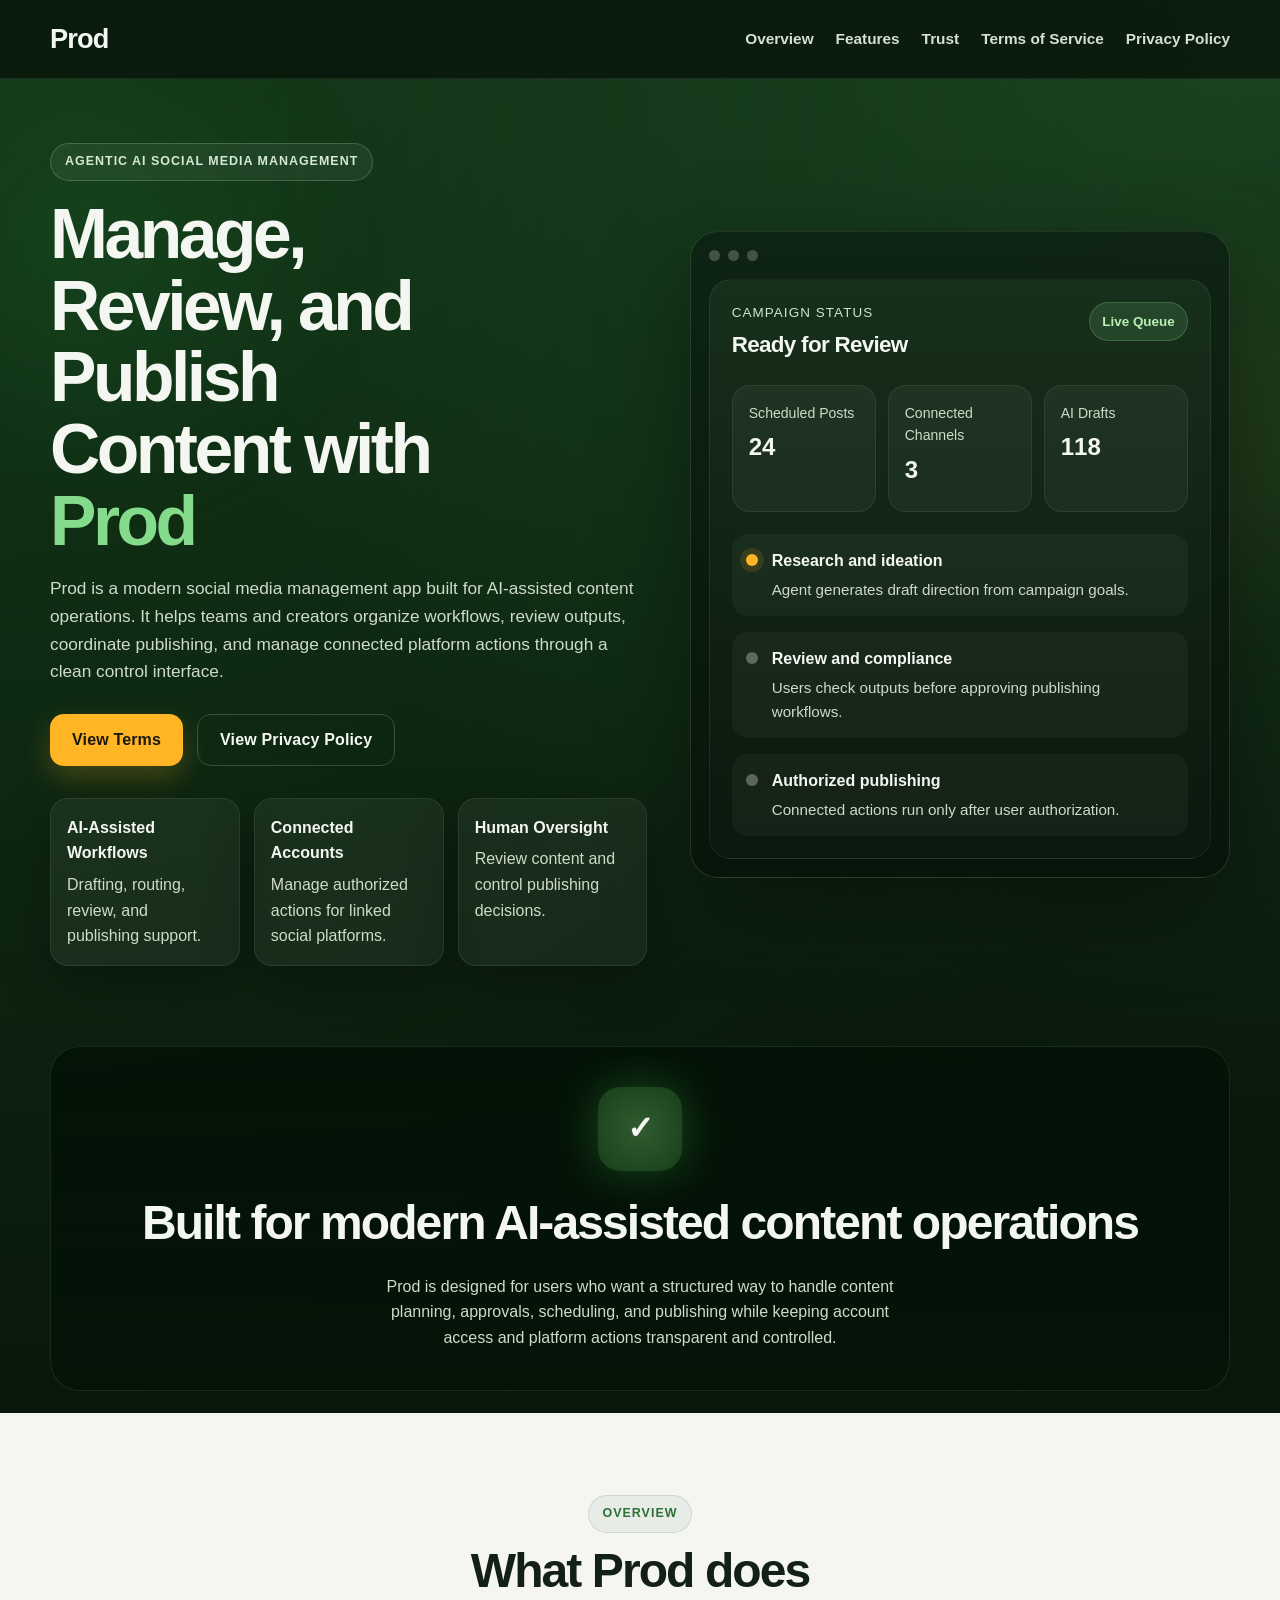
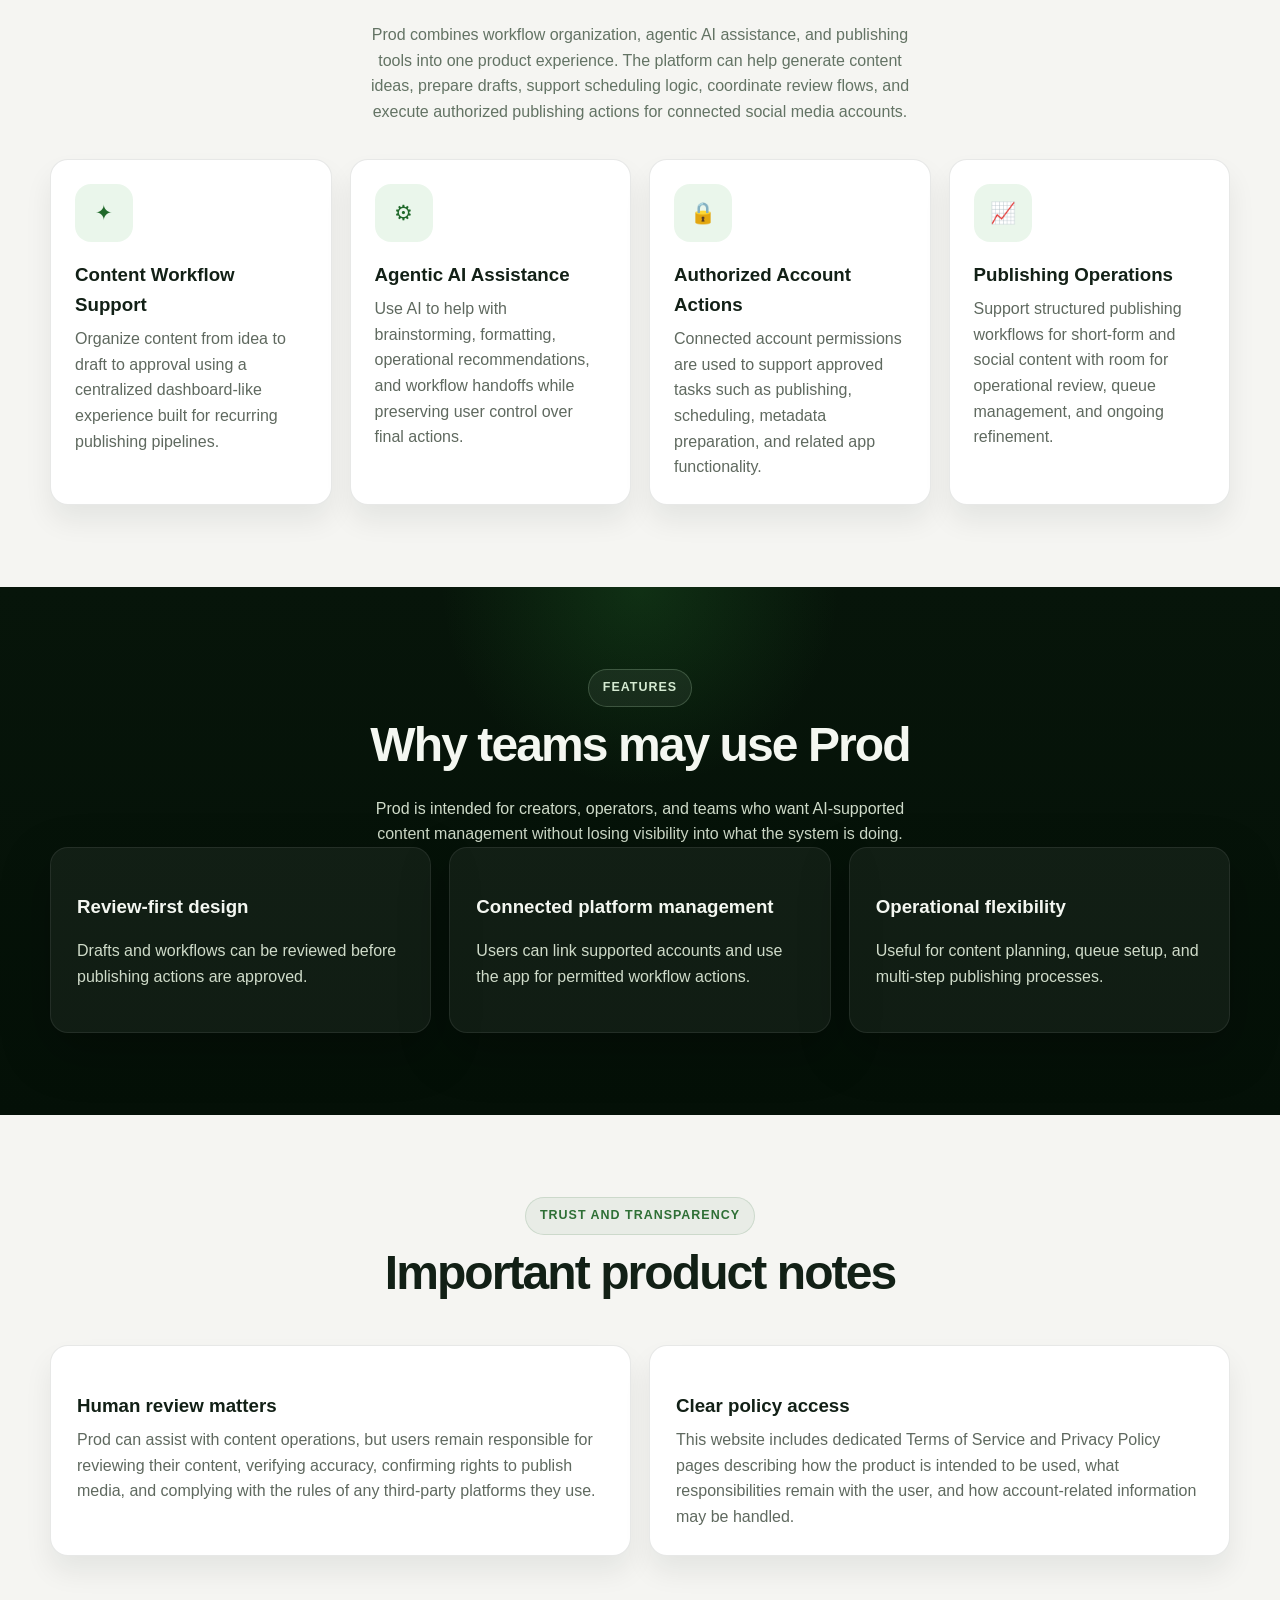
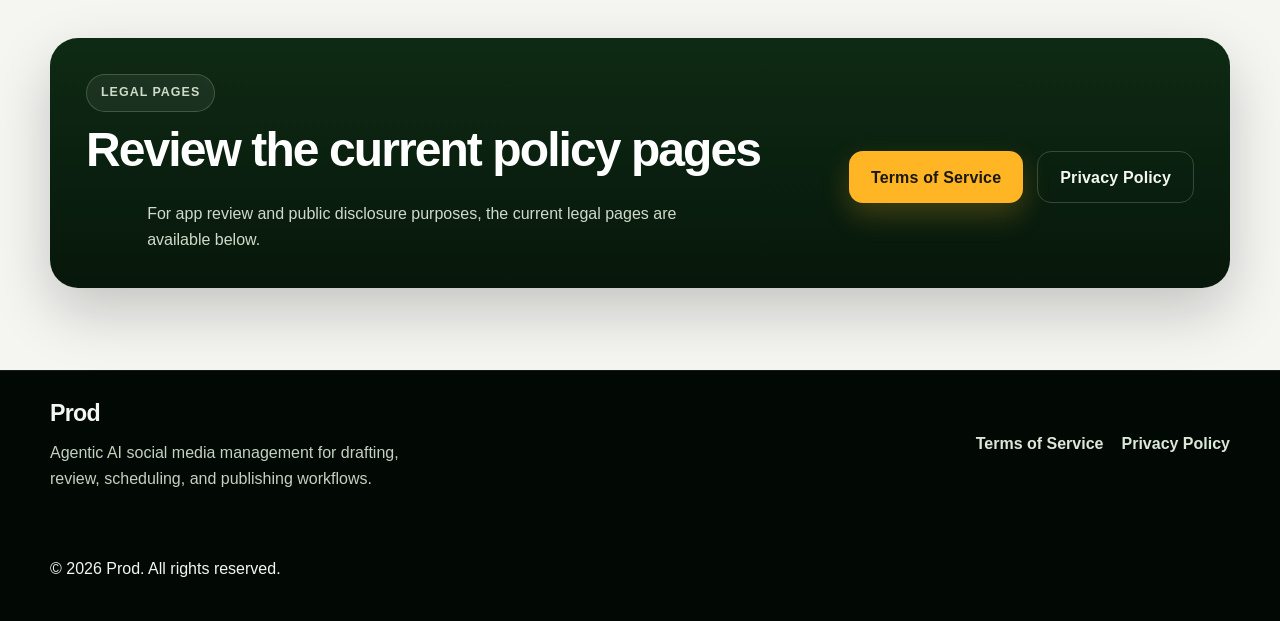
<file: index.html>
<!DOCTYPE html>
<html lang="en">
<head>
  <meta charset="UTF-8" />
  <meta name="viewport" content="width=device-width, initial-scale=1.0" />
  <title>Prod | Agentic AI Social Media Management</title>
  <meta
    name="description"
    content="Prod is an agentic AI social media management app for drafting, scheduling, reviewing, and publishing content across connected platforms."
  />
  <meta name="theme-color" content="#0a1b0d" />
  <link rel="stylesheet" href="style.css" />
</head>
<body>
  <div class="bg-orb orb-1" aria-hidden="true"></div>
  <div class="bg-orb orb-2" aria-hidden="true"></div>

  <header class="site-header">
    <div class="container nav-wrap">
      <a class="brand" href="index.html" aria-label="Prod home">Prod</a>

      <button
        class="menu-toggle"
        type="button"
        aria-label="Toggle navigation"
        aria-controls="site-nav"
        aria-expanded="false"
      >
        &#9776;
      </button>

      <nav class="main-nav" id="site-nav">
        <a href="#overview">Overview</a>
        <a href="#features">Features</a>
        <a href="#trust">Trust</a>
        <a href="terms-and-service.html">Terms of Service</a>
        <a href="privacy-policy.html">Privacy Policy</a>
      </nav>
    </div>
  </header>

  <main>
    <section class="hero">
      <div class="container hero-grid">
        <div class="hero-copy">
          <p class="eyebrow">AGENTIC AI SOCIAL MEDIA MANAGEMENT</p>
          <h1>Manage, Review, and Publish Content with <span>Prod</span></h1>
          <p class="lead">
            Prod is a modern social media management app built for AI-assisted content operations.
            It helps teams and creators organize workflows, review outputs, coordinate publishing,
            and manage connected platform actions through a clean control interface.
          </p>

          <div class="hero-actions">
            <a class="btn btn-primary" href="terms-and-service.html">View Terms</a>
            <a class="btn btn-secondary" href="privacy-policy.html">View Privacy Policy</a>
          </div>

          <div class="hero-mini-grid">
            <article class="mini-card">
              <strong>AI-Assisted Workflows</strong>
              <span>Drafting, routing, review, and publishing support.</span>
            </article>
            <article class="mini-card">
              <strong>Connected Accounts</strong>
              <span>Manage authorized actions for linked social platforms.</span>
            </article>
            <article class="mini-card">
              <strong>Human Oversight</strong>
              <span>Review content and control publishing decisions.</span>
            </article>
          </div>
        </div>

        <div class="hero-panel">
          <div class="panel-window">
            <div class="panel-top" aria-hidden="true">
              <span></span>
              <span></span>
              <span></span>
            </div>

            <section class="workflow-card" aria-label="Product workflow preview">
              <div class="workflow-head">
                <div>
                  <p class="label">Campaign Status</p>
                  <h2>Ready for Review</h2>
                </div>
                <p class="status-pill">Live Queue</p>
              </div>

              <div class="metric-row">
                <article class="metric-card">
                  <p>Scheduled Posts</p>
                  <strong>24</strong>
                </article>
                <article class="metric-card">
                  <p>Connected Channels</p>
                  <strong>3</strong>
                </article>
                <article class="metric-card">
                  <p>AI Drafts</p>
                  <strong>118</strong>
                </article>
              </div>

              <div class="timeline">
                <article class="timeline-item active">
                  <span class="dot" aria-hidden="true"></span>
                  <div>
                    <strong>Research and ideation</strong>
                    <p>Agent generates draft direction from campaign goals.</p>
                  </div>
                </article>
                <article class="timeline-item">
                  <span class="dot" aria-hidden="true"></span>
                  <div>
                    <strong>Review and compliance</strong>
                    <p>Users check outputs before approving publishing workflows.</p>
                  </div>
                </article>
                <article class="timeline-item">
                  <span class="dot" aria-hidden="true"></span>
                  <div>
                    <strong>Authorized publishing</strong>
                    <p>Connected actions run only after user authorization.</p>
                  </div>
                </article>
              </div>
            </section>
          </div>
        </div>
      </div>
    </section>

    <section class="trust-band">
      <div class="container trust-band-inner">
        <div class="badge-glow" aria-hidden="true">&#10003;</div>
        <h2>Built for modern AI-assisted content operations</h2>
        <p>
          Prod is designed for users who want a structured way to handle content planning,
          approvals, scheduling, and publishing while keeping account access and platform
          actions transparent and controlled.
        </p>
      </div>
    </section>

    <section id="overview" class="section light-section">
      <div class="container narrow center-text">
        <p class="section-kicker">OVERVIEW</p>
        <h2>What Prod does</h2>
        <p class="section-copy">
          Prod combines workflow organization, agentic AI assistance, and publishing tools into
          one product experience. The platform can help generate content ideas, prepare drafts,
          support scheduling logic, coordinate review flows, and execute authorized publishing
          actions for connected social media accounts.
        </p>
      </div>

      <div class="container feature-grid top-gap">
        <article class="feature-card">
          <div class="icon-wrap" aria-hidden="true">&#10022;</div>
          <h3>Content Workflow Support</h3>
          <p>
            Organize content from idea to draft to approval using a centralized dashboard-like
            experience built for recurring publishing pipelines.
          </p>
        </article>

        <article class="feature-card">
          <div class="icon-wrap" aria-hidden="true">&#9881;</div>
          <h3>Agentic AI Assistance</h3>
          <p>
            Use AI to help with brainstorming, formatting, operational recommendations, and
            workflow handoffs while preserving user control over final actions.
          </p>
        </article>

        <article class="feature-card">
          <div class="icon-wrap" aria-hidden="true">&#128274;</div>
          <h3>Authorized Account Actions</h3>
          <p>
            Connected account permissions are used to support approved tasks such as publishing,
            scheduling, metadata preparation, and related app functionality.
          </p>
        </article>

        <article class="feature-card">
          <div class="icon-wrap" aria-hidden="true">&#128200;</div>
          <h3>Publishing Operations</h3>
          <p>
            Support structured publishing workflows for short-form and social content with room
            for operational review, queue management, and ongoing refinement.
          </p>
        </article>
      </div>
    </section>

    <section id="features" class="section dark-section">
      <div class="container narrow center-text">
        <p class="section-kicker">FEATURES</p>
        <h2>Why teams may use Prod</h2>
        <p class="section-copy section-copy-light">
          Prod is intended for creators, operators, and teams who want AI-supported content
          management without losing visibility into what the system is doing.
        </p>
      </div>

      <div class="container card-row">
        <article class="info-card">
          <h3>Review-first design</h3>
          <p>Drafts and workflows can be reviewed before publishing actions are approved.</p>
        </article>
        <article class="info-card">
          <h3>Connected platform management</h3>
          <p>Users can link supported accounts and use the app for permitted workflow actions.</p>
        </article>
        <article class="info-card">
          <h3>Operational flexibility</h3>
          <p>Useful for content planning, queue setup, and multi-step publishing processes.</p>
        </article>
      </div>
    </section>

    <section id="trust" class="section light-section">
      <div class="container narrow center-text">
        <p class="section-kicker">TRUST AND TRANSPARENCY</p>
        <h2>Important product notes</h2>
      </div>

      <div class="container split-grid top-gap">
        <article class="copy-box">
          <h3>Human review matters</h3>
          <p>
            Prod can assist with content operations, but users remain responsible for reviewing
            their content, verifying accuracy, confirming rights to publish media, and complying
            with the rules of any third-party platforms they use.
          </p>
        </article>

        <article class="copy-box">
          <h3>Clear policy access</h3>
          <p>
            This website includes dedicated Terms of Service and Privacy Policy pages describing
            how the product is intended to be used, what responsibilities remain with the user,
            and how account-related information may be handled.
          </p>
        </article>
      </div>
    </section>

    <section class="section footer-cta">
      <div class="container cta-box">
        <div>
          <p class="section-kicker">LEGAL PAGES</p>
          <h2>Review the current policy pages</h2>
          <p>
            For app review and public disclosure purposes, the current legal pages are available below.
          </p>
        </div>
        <div class="cta-actions">
          <a class="btn btn-primary" href="terms-and-service.html">Terms of Service</a>
          <a class="btn btn-secondary" href="privacy-policy.html">Privacy Policy</a>
        </div>
      </div>
    </section>
  </main>

  <footer class="site-footer">
    <div class="container footer-inner">
      <div>
        <a class="brand footer-brand" href="index.html">Prod</a>
        <p class="footer-copy">
          Agentic AI social media management for drafting, review, scheduling, and publishing workflows.
        </p>
      </div>

      <div class="footer-links">
        <a href="terms-and-service.html">Terms of Service</a>
        <a href="privacy-policy.html">Privacy Policy</a>
      </div>
    </div>

    <div class="container footer-bottom">
      <p>&copy; <span id="year"></span> Prod. All rights reserved.</p>
    </div>
  </footer>

  <script src="script.js"></script>
</body>
</html>
</file>
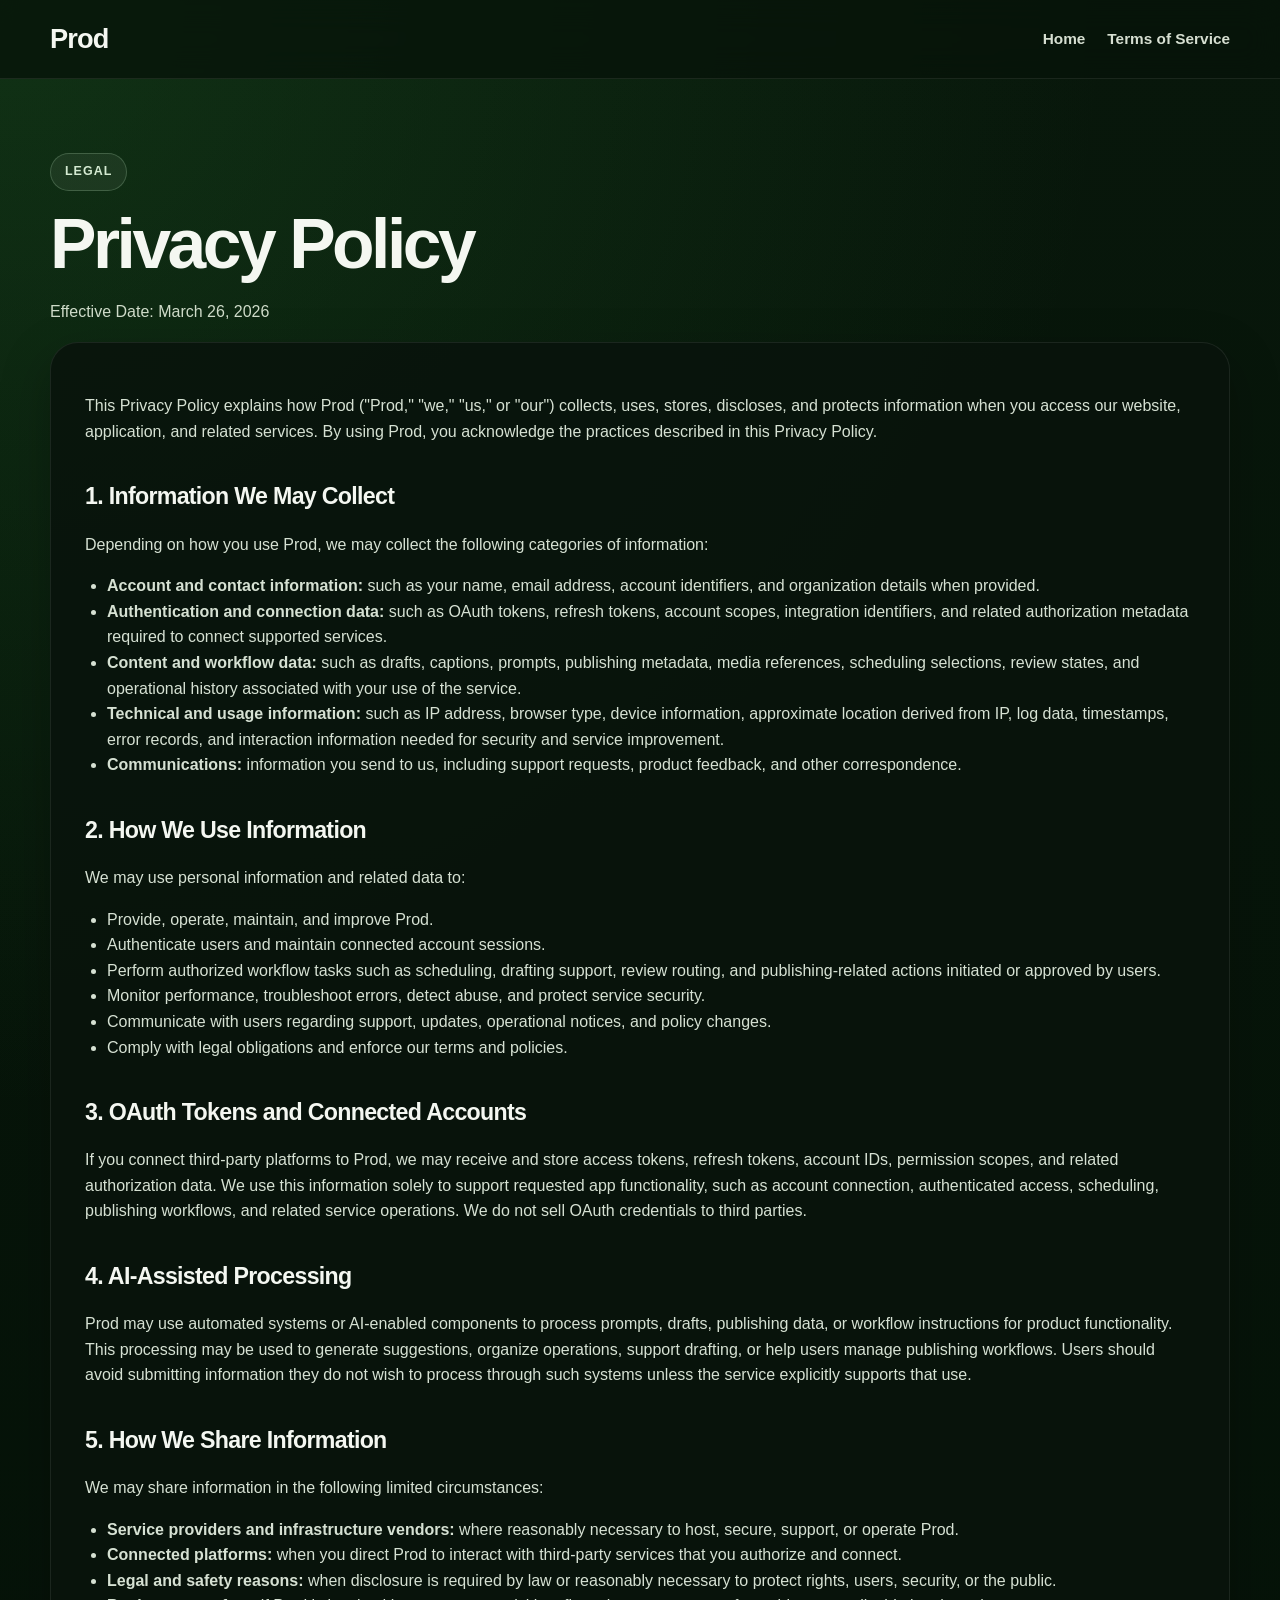
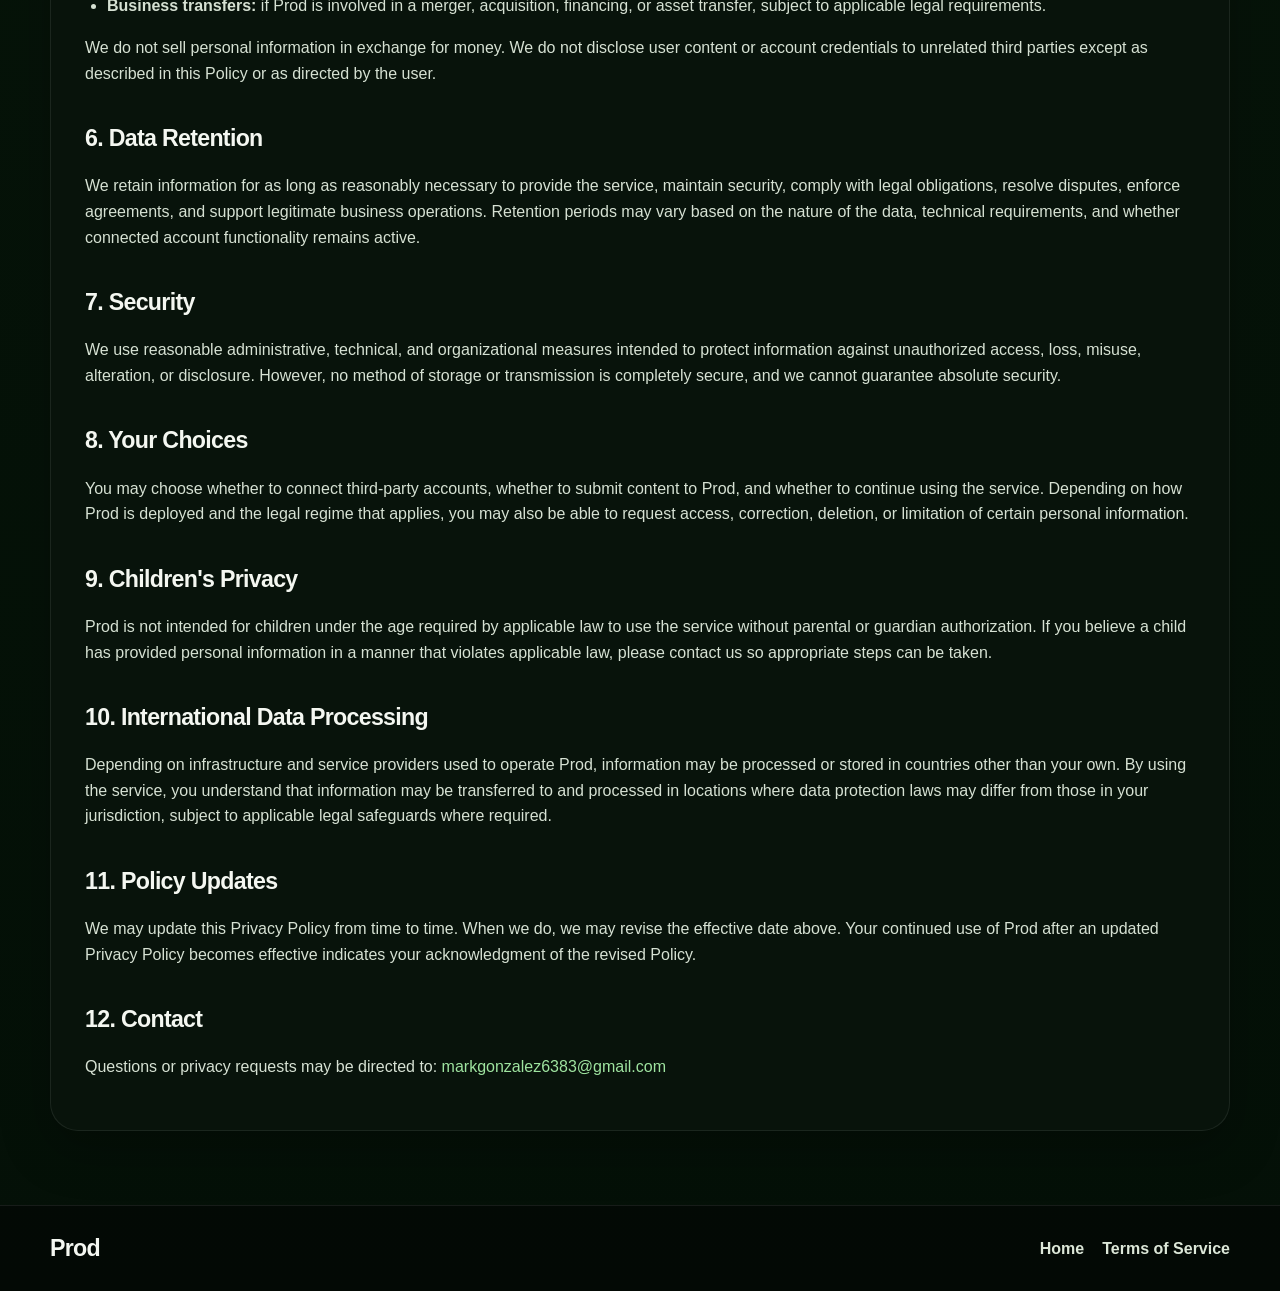
<file: privacy-policy.html>
<!DOCTYPE html>
<html lang="en">
<head>
  <meta charset="UTF-8" />
  <meta name="viewport" content="width=device-width, initial-scale=1.0" />
  <title>Prod | Privacy Policy</title>
  <meta name="description" content="Privacy Policy for Prod." />
  <link rel="stylesheet" href="style.css" />
</head>
<body class="legal-page">
  <header class="site-header">
    <div class="container nav-wrap">
      <a class="brand" href="index.html" aria-label="Prod home">Prod</a>
      <nav class="main-nav legal-nav" aria-label="Legal page navigation">
        <a href="index.html">Home</a>
        <a href="terms-and-service.html">Terms of Service</a>
      </nav>
    </div>
  </header>

  <main class="legal-main">
    <section class="legal-hero">
      <div class="container">
        <p class="section-kicker">LEGAL</p>
        <h1>Privacy Policy</h1>
        <p class="legal-subtitle">Effective Date: March 26, 2026</p>
      </div>
    </section>

    <article class="container legal-card">
      <p>
        This Privacy Policy explains how Prod ("Prod," "we," "us," or "our") collects, uses,
        stores, discloses, and protects information when you access our website, application, and
        related services. By using Prod, you acknowledge the practices described in this Privacy
        Policy.
      </p>

      <h2>1. Information We May Collect</h2>
      <p>Depending on how you use Prod, we may collect the following categories of information:</p>
      <ul>
        <li>
          <strong>Account and contact information:</strong> such as your name, email address,
          account identifiers, and organization details when provided.
        </li>
        <li>
          <strong>Authentication and connection data:</strong> such as OAuth tokens, refresh
          tokens, account scopes, integration identifiers, and related authorization metadata
          required to connect supported services.
        </li>
        <li>
          <strong>Content and workflow data:</strong> such as drafts, captions, prompts,
          publishing metadata, media references, scheduling selections, review states, and
          operational history associated with your use of the service.
        </li>
        <li>
          <strong>Technical and usage information:</strong> such as IP address, browser type,
          device information, approximate location derived from IP, log data, timestamps, error
          records, and interaction information needed for security and service improvement.
        </li>
        <li>
          <strong>Communications:</strong> information you send to us, including support requests,
          product feedback, and other correspondence.
        </li>
      </ul>

      <h2>2. How We Use Information</h2>
      <p>We may use personal information and related data to:</p>
      <ul>
        <li>Provide, operate, maintain, and improve Prod.</li>
        <li>Authenticate users and maintain connected account sessions.</li>
        <li>
          Perform authorized workflow tasks such as scheduling, drafting support, review routing,
          and publishing-related actions initiated or approved by users.
        </li>
        <li>Monitor performance, troubleshoot errors, detect abuse, and protect service security.</li>
        <li>
          Communicate with users regarding support, updates, operational notices, and policy
          changes.
        </li>
        <li>Comply with legal obligations and enforce our terms and policies.</li>
      </ul>

      <h2>3. OAuth Tokens and Connected Accounts</h2>
      <p>
        If you connect third-party platforms to Prod, we may receive and store access tokens,
        refresh tokens, account IDs, permission scopes, and related authorization data. We use
        this information solely to support requested app functionality, such as account connection,
        authenticated access, scheduling, publishing workflows, and related service operations. We
        do not sell OAuth credentials to third parties.
      </p>

      <h2>4. AI-Assisted Processing</h2>
      <p>
        Prod may use automated systems or AI-enabled components to process prompts, drafts,
        publishing data, or workflow instructions for product functionality. This processing may be
        used to generate suggestions, organize operations, support drafting, or help users manage
        publishing workflows. Users should avoid submitting information they do not wish to process
        through such systems unless the service explicitly supports that use.
      </p>

      <h2>5. How We Share Information</h2>
      <p>We may share information in the following limited circumstances:</p>
      <ul>
        <li>
          <strong>Service providers and infrastructure vendors:</strong> where reasonably necessary
          to host, secure, support, or operate Prod.
        </li>
        <li>
          <strong>Connected platforms:</strong> when you direct Prod to interact with third-party
          services that you authorize and connect.
        </li>
        <li>
          <strong>Legal and safety reasons:</strong> when disclosure is required by law or
          reasonably necessary to protect rights, users, security, or the public.
        </li>
        <li>
          <strong>Business transfers:</strong> if Prod is involved in a merger, acquisition,
          financing, or asset transfer, subject to applicable legal requirements.
        </li>
      </ul>
      <p>
        We do not sell personal information in exchange for money. We do not disclose user content
        or account credentials to unrelated third parties except as described in this Policy or as
        directed by the user.
      </p>

      <h2>6. Data Retention</h2>
      <p>
        We retain information for as long as reasonably necessary to provide the service, maintain
        security, comply with legal obligations, resolve disputes, enforce agreements, and support
        legitimate business operations. Retention periods may vary based on the nature of the data,
        technical requirements, and whether connected account functionality remains active.
      </p>

      <h2>7. Security</h2>
      <p>
        We use reasonable administrative, technical, and organizational measures intended to
        protect information against unauthorized access, loss, misuse, alteration, or disclosure.
        However, no method of storage or transmission is completely secure, and we cannot guarantee
        absolute security.
      </p>

      <h2>8. Your Choices</h2>
      <p>
        You may choose whether to connect third-party accounts, whether to submit content to Prod,
        and whether to continue using the service. Depending on how Prod is deployed and the legal
        regime that applies, you may also be able to request access, correction, deletion, or
        limitation of certain personal information.
      </p>

      <h2>9. Children's Privacy</h2>
      <p>
        Prod is not intended for children under the age required by applicable law to use the
        service without parental or guardian authorization. If you believe a child has provided
        personal information in a manner that violates applicable law, please contact us so
        appropriate steps can be taken.
      </p>

      <h2>10. International Data Processing</h2>
      <p>
        Depending on infrastructure and service providers used to operate Prod, information may be
        processed or stored in countries other than your own. By using the service, you understand
        that information may be transferred to and processed in locations where data protection
        laws may differ from those in your jurisdiction, subject to applicable legal safeguards
        where required.
      </p>

      <h2>11. Policy Updates</h2>
      <p>
        We may update this Privacy Policy from time to time. When we do, we may revise the
        effective date above. Your continued use of Prod after an updated Privacy Policy becomes
        effective indicates your acknowledgment of the revised Policy.
      </p>

      <h2>12. Contact</h2>
      <p>
        Questions or privacy requests may be directed to:
        <a href="mailto:support@prod-app.example">markgonzalez6383@gmail.com</a>
      </p>
    </article>
  </main>

  <footer class="site-footer legal-footer">
    <div class="container footer-inner">
      <a class="brand footer-brand" href="index.html">Prod</a>
      <div class="footer-links">
        <a href="index.html">Home</a>
        <a href="terms-and-service.html">Terms of Service</a>
      </div>
    </div>
  </footer>

  <script src="script.js"></script>
</body>
</html>
</file>
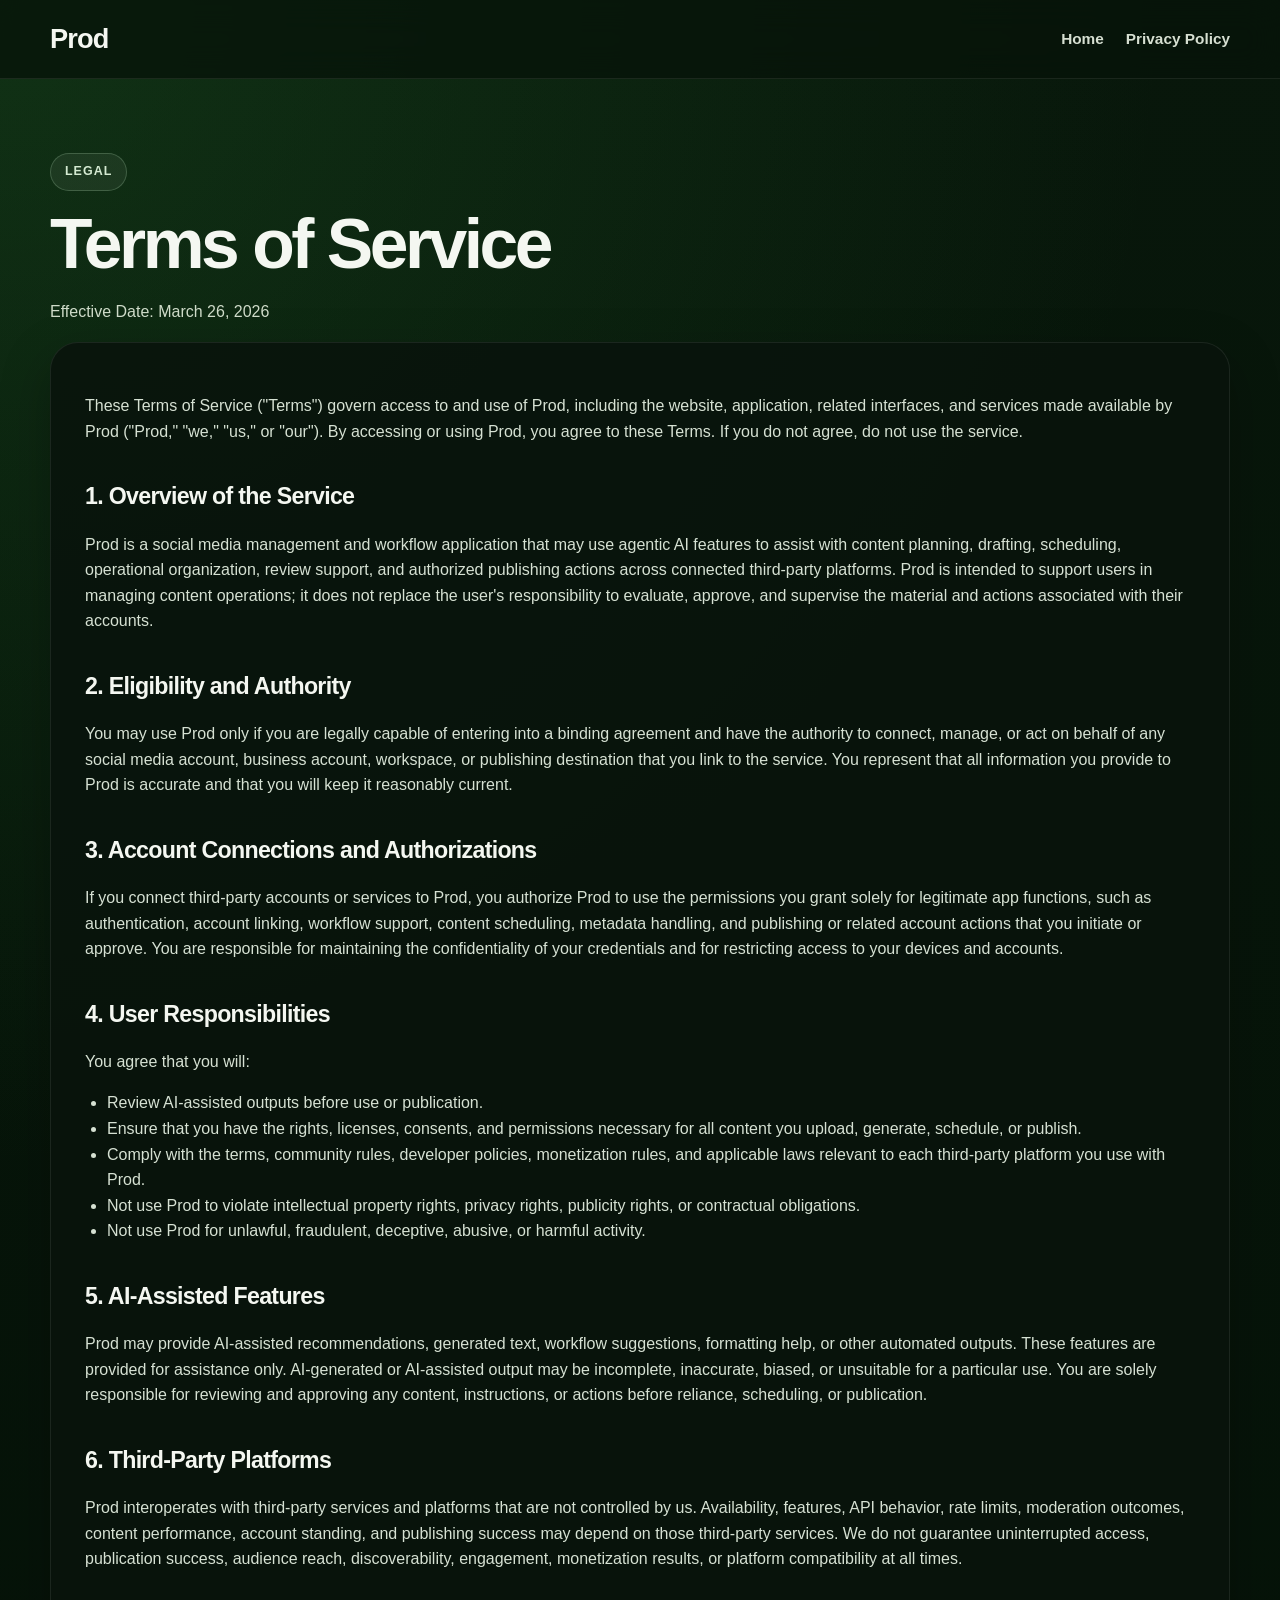
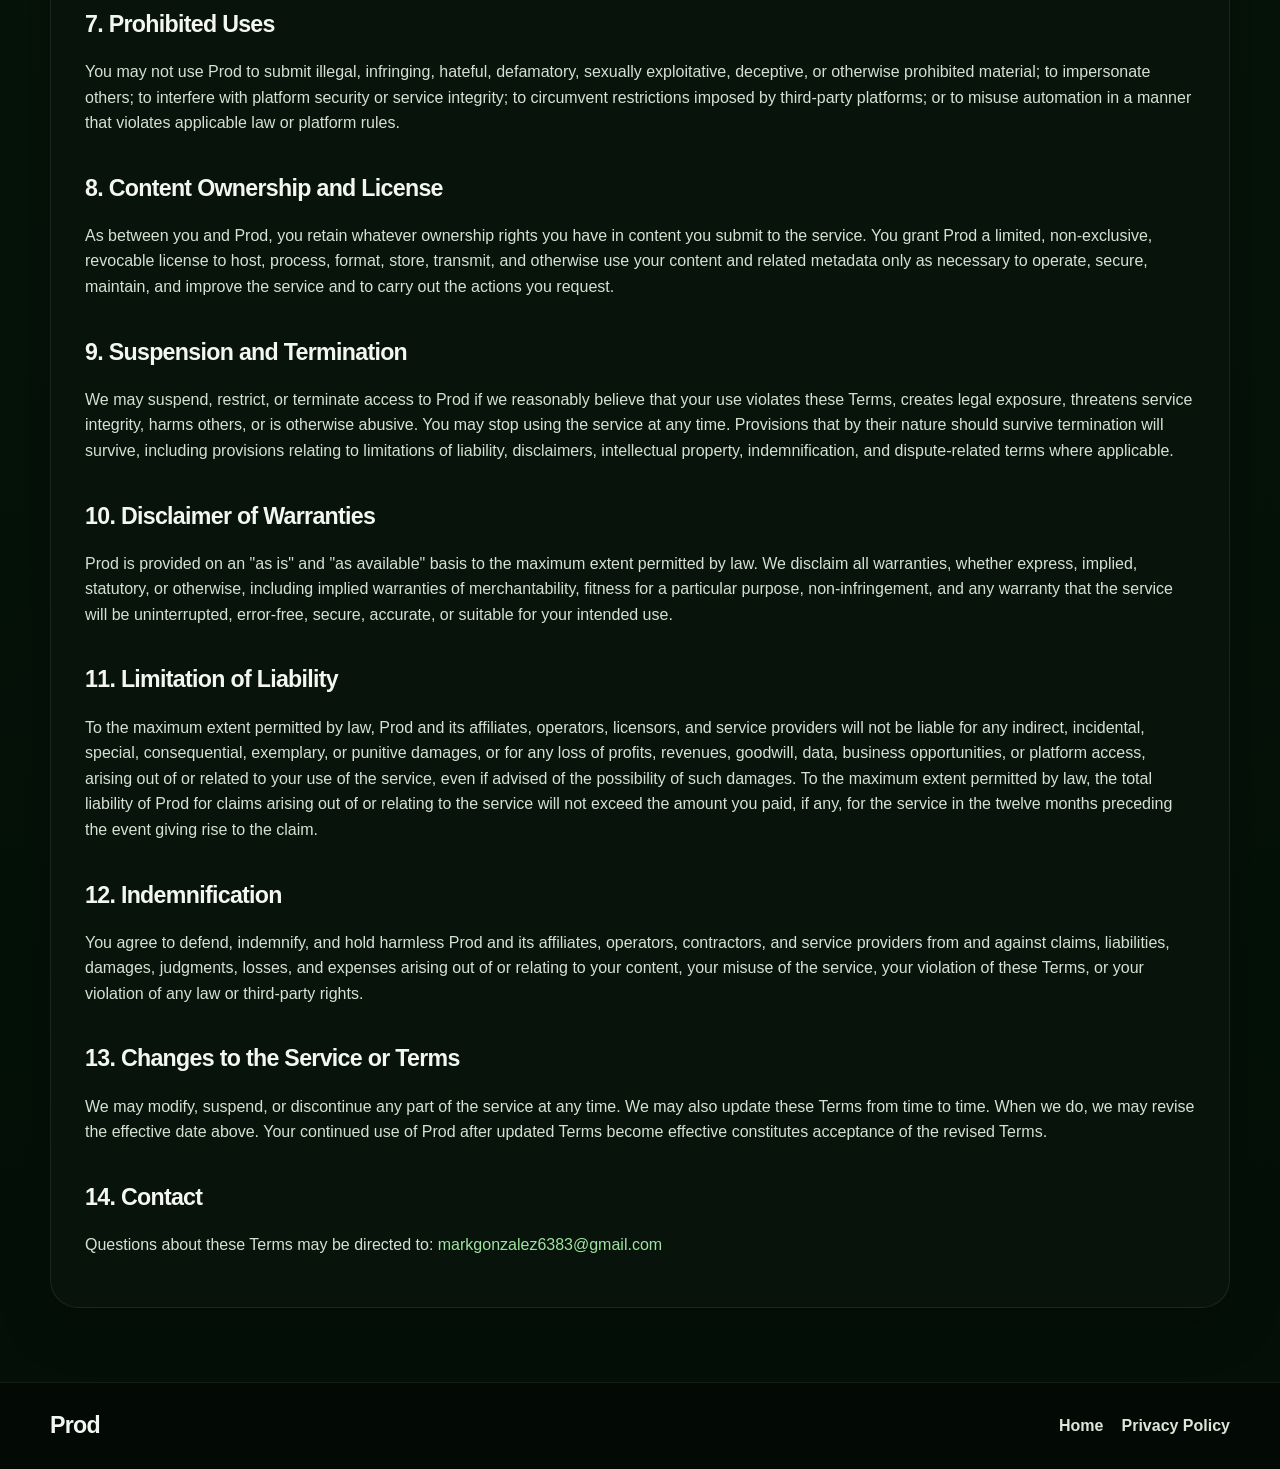
<file: terms-and-service.html>
<!DOCTYPE html>
<html lang="en">
<head>
  <meta charset="UTF-8" />
  <meta name="viewport" content="width=device-width, initial-scale=1.0" />
  <title>Prod | Terms of Service</title>
  <meta name="description" content="Terms of Service for Prod." />
  <link rel="stylesheet" href="style.css" />
</head>
<body class="legal-page">
  <header class="site-header">
    <div class="container nav-wrap">
      <a class="brand" href="index.html" aria-label="Prod home">Prod</a>
      <nav class="main-nav legal-nav" aria-label="Legal page navigation">
        <a href="index.html">Home</a>
        <a href="privacy-policy.html">Privacy Policy</a>
      </nav>
    </div>
  </header>

  <main class="legal-main">
    <section class="legal-hero">
      <div class="container">
        <p class="section-kicker">LEGAL</p>
        <h1>Terms of Service</h1>
        <p class="legal-subtitle">Effective Date: March 26, 2026</p>
      </div>
    </section>

    <article class="container legal-card">
      <p>
        These Terms of Service ("Terms") govern access to and use of Prod, including the website,
        application, related interfaces, and services made available by Prod ("Prod," "we," "us,"
        or "our"). By accessing or using Prod, you agree to these Terms. If you do not agree, do
        not use the service.
      </p>

      <h2>1. Overview of the Service</h2>
      <p>
        Prod is a social media management and workflow application that may use agentic AI features
        to assist with content planning, drafting, scheduling, operational organization, review
        support, and authorized publishing actions across connected third-party platforms. Prod is
        intended to support users in managing content operations; it does not replace the user's
        responsibility to evaluate, approve, and supervise the material and actions associated with
        their accounts.
      </p>

      <h2>2. Eligibility and Authority</h2>
      <p>
        You may use Prod only if you are legally capable of entering into a binding agreement and
        have the authority to connect, manage, or act on behalf of any social media account,
        business account, workspace, or publishing destination that you link to the service. You
        represent that all information you provide to Prod is accurate and that you will keep it
        reasonably current.
      </p>

      <h2>3. Account Connections and Authorizations</h2>
      <p>
        If you connect third-party accounts or services to Prod, you authorize Prod to use the
        permissions you grant solely for legitimate app functions, such as authentication, account
        linking, workflow support, content scheduling, metadata handling, and publishing or related
        account actions that you initiate or approve. You are responsible for maintaining the
        confidentiality of your credentials and for restricting access to your devices and accounts.
      </p>

      <h2>4. User Responsibilities</h2>
      <p>You agree that you will:</p>
      <ul>
        <li>Review AI-assisted outputs before use or publication.</li>
        <li>
          Ensure that you have the rights, licenses, consents, and permissions necessary for all
          content you upload, generate, schedule, or publish.
        </li>
        <li>
          Comply with the terms, community rules, developer policies, monetization rules, and
          applicable laws relevant to each third-party platform you use with Prod.
        </li>
        <li>
          Not use Prod to violate intellectual property rights, privacy rights, publicity rights,
          or contractual obligations.
        </li>
        <li>Not use Prod for unlawful, fraudulent, deceptive, abusive, or harmful activity.</li>
      </ul>

      <h2>5. AI-Assisted Features</h2>
      <p>
        Prod may provide AI-assisted recommendations, generated text, workflow suggestions,
        formatting help, or other automated outputs. These features are provided for assistance
        only. AI-generated or AI-assisted output may be incomplete, inaccurate, biased, or
        unsuitable for a particular use. You are solely responsible for reviewing and approving any
        content, instructions, or actions before reliance, scheduling, or publication.
      </p>

      <h2>6. Third-Party Platforms</h2>
      <p>
        Prod interoperates with third-party services and platforms that are not controlled by us.
        Availability, features, API behavior, rate limits, moderation outcomes, content
        performance, account standing, and publishing success may depend on those third-party
        services. We do not guarantee uninterrupted access, publication success, audience reach,
        discoverability, engagement, monetization results, or platform compatibility at all times.
      </p>

      <h2>7. Prohibited Uses</h2>
      <p>
        You may not use Prod to submit illegal, infringing, hateful, defamatory, sexually
        exploitative, deceptive, or otherwise prohibited material; to impersonate others; to
        interfere with platform security or service integrity; to circumvent restrictions imposed by
        third-party platforms; or to misuse automation in a manner that violates applicable law or
        platform rules.
      </p>

      <h2>8. Content Ownership and License</h2>
      <p>
        As between you and Prod, you retain whatever ownership rights you have in content you
        submit to the service. You grant Prod a limited, non-exclusive, revocable license to host,
        process, format, store, transmit, and otherwise use your content and related metadata only
        as necessary to operate, secure, maintain, and improve the service and to carry out the
        actions you request.
      </p>

      <h2>9. Suspension and Termination</h2>
      <p>
        We may suspend, restrict, or terminate access to Prod if we reasonably believe that your
        use violates these Terms, creates legal exposure, threatens service integrity, harms
        others, or is otherwise abusive. You may stop using the service at any time. Provisions
        that by their nature should survive termination will survive, including provisions relating
        to limitations of liability, disclaimers, intellectual property, indemnification, and
        dispute-related terms where applicable.
      </p>

      <h2>10. Disclaimer of Warranties</h2>
      <p>
        Prod is provided on an "as is" and "as available" basis to the maximum extent permitted by
        law. We disclaim all warranties, whether express, implied, statutory, or otherwise,
        including implied warranties of merchantability, fitness for a particular purpose,
        non-infringement, and any warranty that the service will be uninterrupted, error-free,
        secure, accurate, or suitable for your intended use.
      </p>

      <h2>11. Limitation of Liability</h2>
      <p>
        To the maximum extent permitted by law, Prod and its affiliates, operators, licensors, and
        service providers will not be liable for any indirect, incidental, special, consequential,
        exemplary, or punitive damages, or for any loss of profits, revenues, goodwill, data,
        business opportunities, or platform access, arising out of or related to your use of the
        service, even if advised of the possibility of such damages. To the maximum extent
        permitted by law, the total liability of Prod for claims arising out of or relating to the
        service will not exceed the amount you paid, if any, for the service in the twelve months
        preceding the event giving rise to the claim.
      </p>

      <h2>12. Indemnification</h2>
      <p>
        You agree to defend, indemnify, and hold harmless Prod and its affiliates, operators,
        contractors, and service providers from and against claims, liabilities, damages,
        judgments, losses, and expenses arising out of or relating to your content, your misuse of
        the service, your violation of these Terms, or your violation of any law or third-party
        rights.
      </p>

      <h2>13. Changes to the Service or Terms</h2>
      <p>
        We may modify, suspend, or discontinue any part of the service at any time. We may also
        update these Terms from time to time. When we do, we may revise the effective date above.
        Your continued use of Prod after updated Terms become effective constitutes acceptance of
        the revised Terms.
      </p>

      <h2>14. Contact</h2>
      <p>
        Questions about these Terms may be directed to:
        <a href="mailto:support@prod-app.example">markgonzalez6383@gmail.com</a>
      </p>
    </article>
  </main>

  <footer class="site-footer legal-footer">
    <div class="container footer-inner">
      <a class="brand footer-brand" href="index.html">Prod</a>
      <div class="footer-links">
        <a href="index.html">Home</a>
        <a href="privacy-policy.html">Privacy Policy</a>
      </div>
    </div>
  </footer>
</body>
</html>
</file>
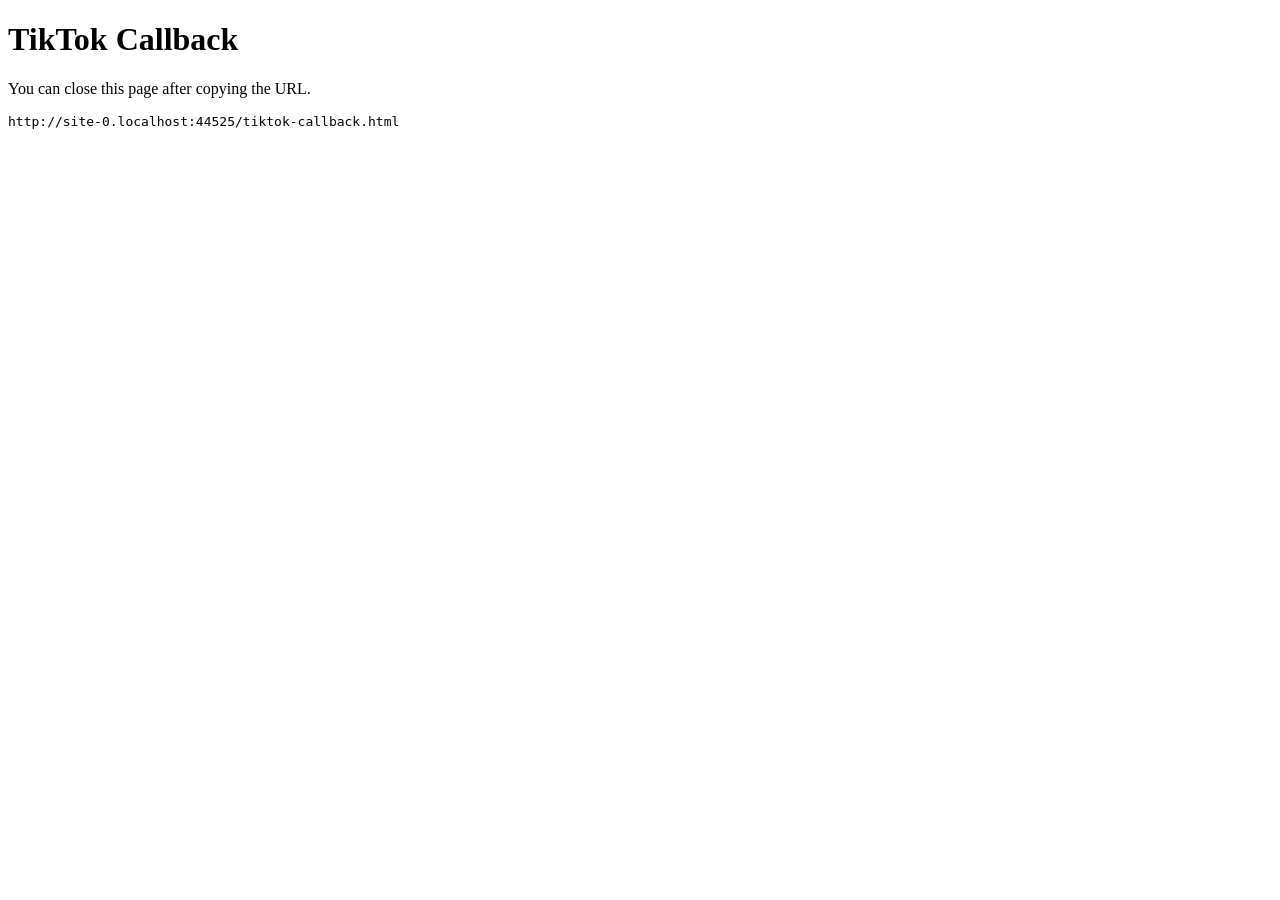
<file: tiktok-callback.html>
<!DOCTYPE html>
<html>
<head><meta charset="utf-8"><title>TikTok Callback</title></head>
<body>
<h1>TikTok Callback</h1>
<p>You can close this page after copying the URL.</p>
<script>
  document.body.insertAdjacentHTML(
    "beforeend",
    "<pre>" + window.location.href.replace(/</g, "&lt;") + "</pre>"
  );
</script>
</body>
</html>
</file>
<file: style.css>
* {
  box-sizing: border-box;
}

:root {
  --bg: #07150a;
  --bg-deep: #041007;
  --panel: rgba(14, 32, 18, 0.72);
  --panel-strong: rgba(11, 25, 15, 0.92);
  --surface: #f5f5f2;
  --surface-2: #ffffff;
  --text: #f4f7f1;
  --text-dark: #122016;
  --muted: #cfdbc9;
  --muted-dark: #637364;
  --line: rgba(255, 255, 255, 0.08);
  --line-dark: rgba(19, 33, 22, 0.1);
  --green: #33c15d;
  --green-soft: #85db8c;
  --yellow: #ffb524;
  --shadow: 0 18px 50px rgba(0, 0, 0, 0.28);
  --radius: 22px;
  --radius-sm: 14px;
  --container: 1180px;
}

html {
  scroll-behavior: smooth;
}

body {
  margin: 0;
  min-height: 100vh;
  overflow-x: hidden;
  position: relative;
  background:
    radial-gradient(circle at top left, rgba(39, 120, 48, 0.34), transparent 35%),
    radial-gradient(circle at top right, rgba(86, 204, 101, 0.22), transparent 28%),
    linear-gradient(180deg, #0a1b0d 0%, #061108 100%);
  color: var(--text);
  font-family: "Segoe UI", "Helvetica Neue", Arial, sans-serif;
  line-height: 1.6;
}

a {
  color: inherit;
  text-decoration: none;
}

img {
  display: block;
  max-width: 100%;
}

button,
input,
textarea,
select {
  font: inherit;
}

.container {
  width: min(calc(100% - 32px), var(--container));
  margin: 0 auto;
}

.narrow {
  width: min(calc(100% - 32px), 820px);
}

.center-text {
  text-align: center;
}

.top-gap {
  margin-top: 34px;
}

.bg-orb {
  position: fixed;
  z-index: -1;
  border-radius: 999px;
  filter: blur(80px);
  opacity: 0.35;
}

.orb-1 {
  top: 90px;
  left: -60px;
  width: 320px;
  height: 320px;
  background: rgba(69, 204, 93, 0.25);
}

.orb-2 {
  top: 280px;
  right: -80px;
  width: 300px;
  height: 300px;
  background: rgba(255, 181, 36, 0.16);
}

.site-header {
  position: sticky;
  top: 0;
  z-index: 40;
  border-bottom: 1px solid var(--line);
  backdrop-filter: blur(16px);
  background: rgba(7, 20, 10, 0.78);
}

.nav-wrap {
  display: flex;
  align-items: center;
  justify-content: space-between;
  gap: 20px;
  min-height: 78px;
}

.brand {
  font-size: 1.7rem;
  font-weight: 800;
  letter-spacing: -0.03em;
}

.main-nav {
  display: flex;
  align-items: center;
  gap: 22px;
}

.main-nav a {
  font-size: 0.96rem;
  font-weight: 600;
  color: #e8f1e3;
  opacity: 0.92;
  transition: color 0.2s ease, opacity 0.2s ease;
}

.main-nav a:hover,
.main-nav a:focus-visible {
  color: var(--yellow);
  opacity: 1;
}

.menu-toggle {
  display: none;
  width: 46px;
  height: 46px;
  border: 1px solid var(--line);
  border-radius: 12px;
  background: rgba(255, 255, 255, 0.06);
  color: #ffffff;
  font-size: 1.2rem;
  cursor: pointer;
}

.hero {
  padding: 64px 0 44px;
}

.hero-grid {
  display: grid;
  grid-template-columns: 1.05fr 0.95fr;
  align-items: center;
  gap: 42px;
}

.eyebrow,
.section-kicker {
  display: inline-block;
  margin: 0;
  padding: 8px 14px;
  border: 1px solid rgba(191, 233, 190, 0.22);
  border-radius: 999px;
  background: rgba(255, 255, 255, 0.06);
  color: #d5ead2;
  font-size: 0.78rem;
  font-weight: 800;
  letter-spacing: 0.08em;
}

.hero-copy h1,
.legal-hero h1 {
  max-width: 11ch;
  margin: 18px 0;
  font-size: clamp(2.6rem, 6vw, 4.35rem);
  line-height: 1.03;
  letter-spacing: -0.05em;
}

.hero-copy h1 span {
  color: var(--green-soft);
}

.lead {
  max-width: 61ch;
  font-size: 1.08rem;
  color: var(--muted);
}

.hero-actions,
.cta-actions {
  display: flex;
  flex-wrap: wrap;
  gap: 14px;
  margin-top: 28px;
}

.btn {
  display: inline-flex;
  align-items: center;
  justify-content: center;
  min-height: 52px;
  padding: 0 22px;
  border-radius: 14px;
  font-weight: 800;
  letter-spacing: 0.01em;
  transition: transform 0.18s ease, box-shadow 0.18s ease, border-color 0.18s ease;
}

.btn:hover,
.btn:focus-visible {
  transform: translateY(-1px);
}

.btn-primary {
  background: var(--yellow);
  color: #1b180e;
  box-shadow: 0 12px 28px rgba(255, 181, 36, 0.22);
}

.btn-secondary {
  border: 1px solid rgba(230, 238, 228, 0.2);
  background: transparent;
  color: var(--text);
}

.hero-mini-grid {
  display: grid;
  grid-template-columns: repeat(3, minmax(0, 1fr));
  gap: 14px;
  margin-top: 32px;
}

.mini-card,
.metric-card,
.info-card,
.feature-card,
.copy-box {
  border: 1px solid var(--line);
  border-radius: 18px;
  background: rgba(255, 255, 255, 0.05);
  box-shadow: var(--shadow);
}

.mini-card {
  padding: 16px;
}

.mini-card strong,
.metric-card strong,
.feature-card h3,
.info-card h3,
.copy-box h3 {
  display: block;
  margin-bottom: 6px;
}

.mini-card span,
.info-card p {
  color: var(--muted);
}

.hero-panel {
  display: flex;
  justify-content: center;
}

.panel-window {
  width: 100%;
  max-width: 540px;
  padding: 18px;
  border: 1px solid rgba(200, 245, 196, 0.14);
  border-radius: 28px;
  background: linear-gradient(180deg, rgba(14, 35, 19, 0.96), rgba(8, 20, 11, 0.96));
  box-shadow: 0 28px 90px rgba(0, 0, 0, 0.36);
}

.panel-top {
  display: flex;
  gap: 8px;
  margin-bottom: 18px;
}

.panel-top span {
  width: 11px;
  height: 11px;
  border-radius: 999px;
  background: rgba(255, 255, 255, 0.22);
}

.workflow-card {
  padding: 22px;
  border: 1px solid rgba(255, 255, 255, 0.07);
  border-radius: 22px;
  background: linear-gradient(180deg, rgba(24, 49, 28, 0.9), rgba(11, 24, 14, 0.95));
}

.workflow-head {
  display: flex;
  align-items: flex-start;
  justify-content: space-between;
  gap: 20px;
}

.workflow-head h2 {
  margin: 0;
  font-size: 1.4rem;
  letter-spacing: -0.03em;
}

.label {
  margin: 0 0 4px;
  color: #cae8ca;
  font-size: 0.84rem;
  text-transform: uppercase;
  letter-spacing: 0.08em;
}

.status-pill {
  margin: 0;
  padding: 8px 12px;
  border: 1px solid rgba(133, 219, 140, 0.24);
  border-radius: 999px;
  background: rgba(133, 219, 140, 0.14);
  color: #baf1b3;
  font-size: 0.84rem;
  font-weight: 700;
}

.metric-row {
  display: grid;
  grid-template-columns: repeat(3, minmax(0, 1fr));
  gap: 12px;
  margin: 22px 0;
}

.metric-card {
  padding: 16px;
  background: rgba(255, 255, 255, 0.045);
  box-shadow: none;
}

.metric-card p {
  margin: 0 0 4px;
  color: #c9ddca;
  font-size: 0.88rem;
}

.metric-card strong {
  font-size: 1.5rem;
}

.timeline {
  display: grid;
  gap: 16px;
}

.timeline-item {
  display: flex;
  align-items: flex-start;
  gap: 14px;
  padding: 14px;
  border-radius: 16px;
  background: rgba(255, 255, 255, 0.04);
}

.timeline-item p {
  margin: 4px 0 0;
  color: #cdd9ca;
  font-size: 0.95rem;
}

.timeline-item .dot {
  flex: 0 0 auto;
  width: 12px;
  height: 12px;
  margin-top: 6px;
  border-radius: 999px;
  background: rgba(255, 255, 255, 0.3);
}

.timeline-item.active .dot {
  background: var(--yellow);
  box-shadow: 0 0 0 6px rgba(255, 181, 36, 0.12);
}

.trust-band {
  padding: 36px 0 22px;
}

.trust-band-inner {
  padding: 40px 24px;
  border: 1px solid rgba(126, 205, 128, 0.14);
  border-radius: 30px;
  background: linear-gradient(180deg, rgba(2, 17, 6, 0.84), rgba(5, 19, 8, 0.95));
  text-align: center;
}

.badge-glow {
  display: grid;
  place-items: center;
  width: 84px;
  height: 84px;
  margin: 0 auto 14px;
  border-radius: 22px;
  background: radial-gradient(circle, rgba(130, 221, 121, 0.36), rgba(34, 88, 36, 0.65));
  box-shadow: 0 0 45px rgba(78, 198, 84, 0.3);
  font-size: 2rem;
  font-weight: 900;
}

.trust-band h2,
.section h2,
.footer-cta h2 {
  margin: 0 0 12px;
  font-size: clamp(2rem, 4vw, 3rem);
  letter-spacing: -0.04em;
}

.trust-band p,
.section-copy,
.footer-cta p {
  max-width: 62ch;
  margin: 0 auto;
  color: var(--muted);
}

.section {
  padding: 82px 0;
}

.light-section {
  background: var(--surface);
  color: var(--text-dark);
}

.light-section .section-kicker {
  border-color: rgba(28, 103, 40, 0.14);
  background: rgba(46, 111, 53, 0.06);
  color: #2e6f35;
}

.light-section .section-copy {
  color: var(--muted-dark);
}

.feature-grid {
  display: grid;
  grid-template-columns: repeat(4, minmax(0, 1fr));
  gap: 18px;
}

.feature-card {
  padding: 24px;
  border-color: var(--line-dark);
  background: var(--surface-2);
  box-shadow: 0 16px 28px rgba(21, 31, 23, 0.07);
}

.feature-card p {
  margin: 0;
  color: #5f695f;
}

.icon-wrap {
  display: grid;
  place-items: center;
  width: 58px;
  height: 58px;
  margin-bottom: 18px;
  border-radius: 16px;
  background: rgba(70, 170, 74, 0.11);
  color: #20692a;
  font-size: 1.3rem;
}

.dark-section {
  background:
    radial-gradient(circle at top center, rgba(56, 172, 67, 0.18), transparent 24%),
    linear-gradient(180deg, #07150a 0%, #041007 100%);
}

.section-copy-light {
  color: var(--muted);
}

.card-row,
.split-grid {
  display: grid;
  gap: 18px;
}

.card-row {
  grid-template-columns: repeat(3, minmax(0, 1fr));
}

.split-grid {
  grid-template-columns: repeat(2, minmax(0, 1fr));
}

.info-card,
.copy-box {
  padding: 26px;
}

.copy-box {
  border-color: var(--line-dark);
  background: var(--surface-2);
  box-shadow: 0 16px 28px rgba(21, 31, 23, 0.07);
}

.copy-box p {
  margin: 0;
  color: #5f695f;
}

.footer-cta {
  padding-top: 0;
  background: var(--surface);
  color: var(--text-dark);
}

.cta-box {
  display: flex;
  align-items: center;
  justify-content: space-between;
  gap: 24px;
  padding: 36px;
  border-radius: 28px;
  background: linear-gradient(180deg, #0e2a14, #07170b);
  color: #ffffff;
  box-shadow: 0 24px 60px rgba(0, 0, 0, 0.2);
}

.site-footer {
  border-top: 1px solid var(--line);
  background: rgba(3, 9, 5, 0.85);
}

.footer-inner,
.footer-bottom {
  display: flex;
  align-items: center;
  justify-content: space-between;
  gap: 20px;
  padding: 24px 0;
}

.footer-copy {
  max-width: 42ch;
  margin: 8px 0 0;
  color: #c4d0c0;
}

.footer-brand {
  font-size: 1.45rem;
}

.footer-links {
  display: flex;
  flex-wrap: wrap;
  gap: 18px;
}

.footer-links a {
  color: #dce7d8;
  font-weight: 600;
}

.legal-page {
  background:
    radial-gradient(circle at top left, rgba(39, 120, 48, 0.28), transparent 35%),
    linear-gradient(180deg, #08170b 0%, #041007 100%);
}

.legal-main {
  padding: 34px 0 74px;
}

.legal-hero {
  padding: 40px 0 18px;
}

.legal-hero h1 {
  max-width: none;
}

.legal-subtitle {
  margin: 0;
  color: var(--muted);
}

.legal-card {
  padding: 34px;
  border: 1px solid var(--line);
  border-radius: 28px;
  background: rgba(9, 20, 12, 0.92);
  box-shadow: var(--shadow);
}

.legal-card h2 {
  margin-top: 34px;
  margin-bottom: 10px;
  font-size: 1.45rem;
  letter-spacing: -0.03em;
}

.legal-card p,
.legal-card li {
  color: #d6e1d3;
}

.legal-card ul {
  padding-left: 22px;
}

.legal-card a {
  color: #9fe4a0;
}

.legal-card pre {
  margin: 18px 0 0;
  padding: 16px;
  overflow-x: auto;
  border: 1px solid var(--line);
  border-radius: 16px;
  background: rgba(255, 255, 255, 0.04);
  color: #d6e1d3;
  white-space: pre-wrap;
  word-break: break-word;
}

.legal-note {
  margin-top: 28px;
  padding: 18px;
  border: 1px solid rgba(255, 181, 36, 0.2);
  border-radius: 18px;
  background: rgba(255, 181, 36, 0.08);
  color: #f8e4bb;
}

.legal-footer {
  margin-top: 0;
}

@media (max-width: 1024px) {
  .hero-grid,
  .feature-grid,
  .card-row,
  .split-grid {
    grid-template-columns: 1fr;
  }

  .hero-copy h1 {
    max-width: 14ch;
  }

  .hero-mini-grid,
  .metric-row {
    grid-template-columns: 1fr;
  }

  .cta-box,
  .footer-inner,
  .footer-bottom {
    align-items: flex-start;
    flex-direction: column;
  }
}

@media (max-width: 760px) {
  .menu-toggle {
    display: inline-grid;
    place-items: center;
  }

  .main-nav {
    position: absolute;
    top: 78px;
    right: 16px;
    left: 16px;
    display: none;
    flex-direction: column;
    align-items: flex-start;
    padding: 16px;
    border: 1px solid var(--line);
    border-radius: 18px;
    background: rgba(5, 16, 8, 0.98);
    box-shadow: var(--shadow);
  }

  .main-nav.open {
    display: flex;
  }

  .legal-nav {
    position: static;
    display: flex;
    flex-direction: row;
    padding: 0;
    border: 0;
    background: transparent;
    box-shadow: none;
  }

  .hero {
    padding-top: 34px;
  }

  .hero-copy h1,
  .legal-hero h1 {
    font-size: 2.4rem;
  }

  .legal-card,
  .cta-box {
    padding: 24px;
  }
}
</file>
